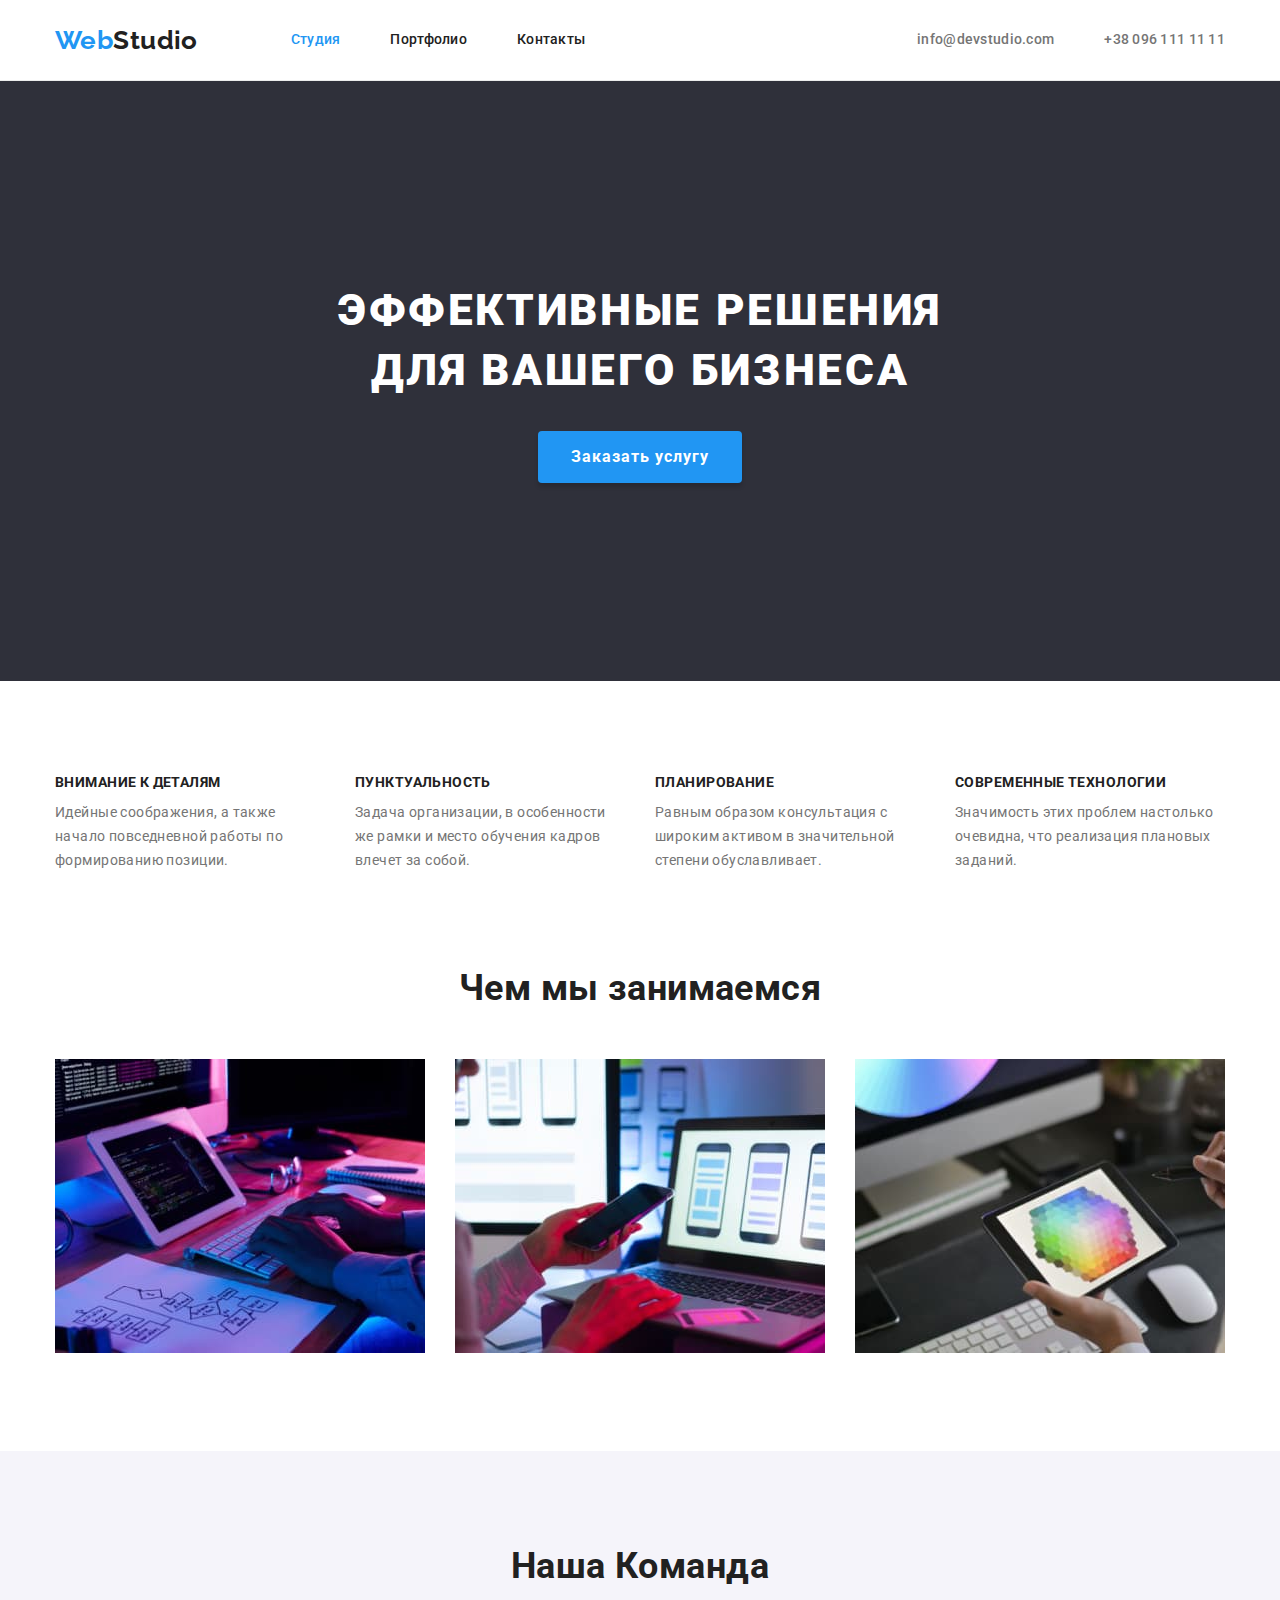
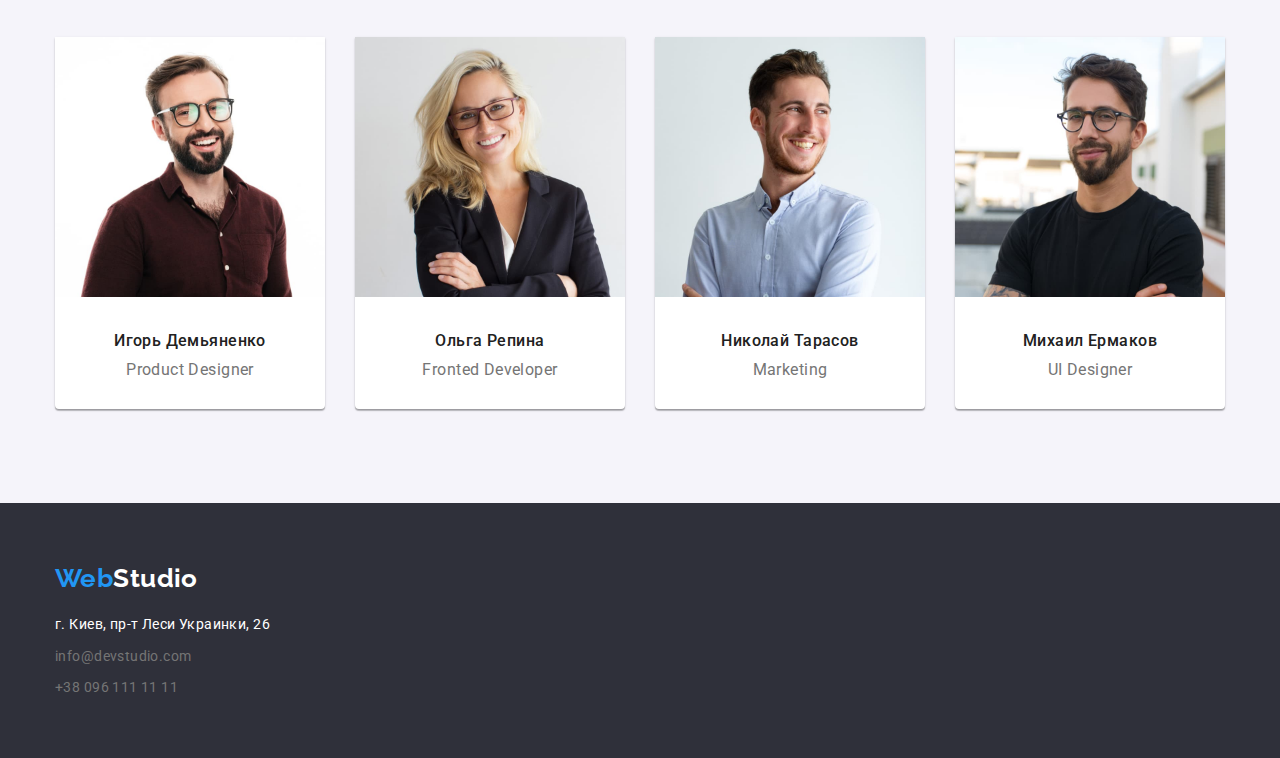
<file: index.html>
<!DOCTYPE html>
<html lang="ru">
  <head>
    <meta charset="UTF-8" />
    <meta http-equiv="X-UA-Compatible" content="IE=edge" />
    <meta name="viewport" content="width=device-width, initial-scale=1.0" />
    <title>Студия</title>
    <link rel="preconnect" href="https://fonts.gstatic.com" />
    <link
      href="https://fonts.googleapis.com/css2?family=Raleway:wght@700&family=Roboto:wght@400;500;700;900&display=swap"
      rel="stylesheet"
    />
    <link
      rel="stylesheet"
      href="https://cdnjs.cloudflare.com/ajax/libs/modern-normalize/1.0.0/modern-normalize.min.css"
    />
    <link rel="stylesheet" href="./css/styles.css" />
  </head>
  <body class="page">
    <!--Шапка сайта-->
    <header class="page-header">
      <div class="container">
        <nav class="main-nav">
          <a href="./index.html" class="logo link-line"
            ><span class="logo-blue">Web</span>Studio</a
          >

          <ul class="site-nav list">
            <li class="item">
              <a href="./index.html" class="link current">Студия</a>
            </li>
            <li class="item">
              <a href="./portfolio.html" class="link">Портфолио</a>
            </li>
            <li class="item"><a href="#" class="link">Контакты</a></li>
          </ul>
        </nav>
        <ul class="auth-nav list">
          <li class="item">
            <a href="mailto:info@devstudio.com" class="link"
              >info@devstudio.com</a
            >
          </li>
          <li class="item">
            <a href="tel:+380961111111" class="link">+38 096 111 11 11</a>
          </li>
        </ul>
      </div>
    </header>

    <main>
      <!--Герой-->
      <section class="hero-section">
        <div class="container main-container">
          <h1 class="hero-title">Эффективные решения для вашего бизнеса</h1>
          <button class="hero-button button" type="button">
            Заказать услугу
          </button>
        </div>
      </section>
      <!--Преймущества-->
      <section class="section">
        <div class="container">
          <!--Скроем с помощью CSS↓-->
          <!-- <h2 class="second-title">Преймущества</h2> -->
          <ul class="feature-list list">
            <li class="item">
              <h3 class="features-title">Внимание к деталям</h3>
              <p class="features-text">
                Идейные соображения, а также начало повседневной работы по
                формированию позиции.
              </p>
            </li>
            <li class="item">
              <h3 class="features-title">Пунктуальность</h3>
              <p class="features-text">
                Задача организации, в особенности же рамки и место обучения
                кадров влечет за собой.
              </p>
            </li>
            <li class="item">
              <h3 class="features-title">Планирование</h3>
              <p class="features-text">
                Равным образом консультация с широким активом в значительной
                степени обуславливает.
              </p>
            </li>
            <li class="item">
              <h3 class="features-title">Современные технологии</h3>
              <p class="features-text">
                Значимость этих проблем настолько очевидна, что реализация
                плановых заданий.
              </p>
            </li>
          </ul>
        </div>
      </section>
      <!--Чем мы занимаемся-->
      <section class="section no-toppadding">
        <div class="container">
          <h2 class="second-title">Чем мы занимаемся</h2>
          <ul class="list flex-occupation">
            <li class="item">
              <img
                src="./images/box_1development.jpg"
                alt="Разработка продукта"
                width="370"
                height="294"
              />
            </li>
            <li class="item">
              <img
                src="./images/box_2visualization.jpg"
                alt="Визуализация"
                width="370"
                height="294"
              />
            </li>
            <li class="item">
              <img
                src="./images/box_3designing.jpg"
                alt="Дизайн"
                width="370"
                height="294"
              />
            </li>
          </ul>
        </div>
      </section>
      <!--Команда-->
      <section class="section team">
        <div class="container">
          <h2 class="second-title">Наша Команда</h2>
          <ul class="team-list list">
            <li class="item">
              <img
                src="./images/img.jpg"
                alt="Игорь Демьяненко"
                width="270"
                height="260"
              />
              <div class="teambox">
                <h3 class="names">Игорь Демьяненко</h3>
                <p class="profession">Product Designer</p>
              </div>
            </li>
            <li class="item">
              <img
                src="./images/img_2.jpg"
                alt="Ольга Репина"
                width="270"
                height="260"
              />
              <div class="teambox">
                <h3 class="names">Ольга Репина</h3>
                <p class="profession">Fronted Developer</p>
              </div>
            </li>
            <li class="item">
              <img
                src="./images/img_3.jpg"
                alt="Николай Тарасов"
                width="270"
                height="260"
              />
              <div class="teambox">
                <h3 class="names">Николай Тарасов</h3>
                <p class="profession">Marketing</p>
              </div>
            </li>
            <li class="item">
              <img
                src="./images/img_4.jpg"
                alt="Михаил Ермаков"
                width="270"
                height="260"
              />
              <div class="teambox">
                <h3 class="names">Михаил Ермаков</h3>
                <p class="profession">UI Designer</p>
              </div>
            </li>
          </ul>
        </div>
      </section>
    </main>
    <footer class="page-footer">
      <div class="container footer-conteiner">
        <a href="./index.html" class="logo-footer link-line"
          ><span class="logo-blue">Web</span>Studio</a
        >
        <address class="footer-adress">
          <p class="text-footer">г. Киев, пр-т Леси Украинки, 26</p>
          <ul class="contacts-footer list">
            <li class="link">
              <a href="mailto:info@devstudio.com">info@devstudio.com</a>
            </li>
            <li class="link">
              <a href="tel:+380961111111">+38 096 111 11 11</a>
            </li>
          </ul>
        </address>
      </div>
    </footer>
  </body>
</html>
</file>
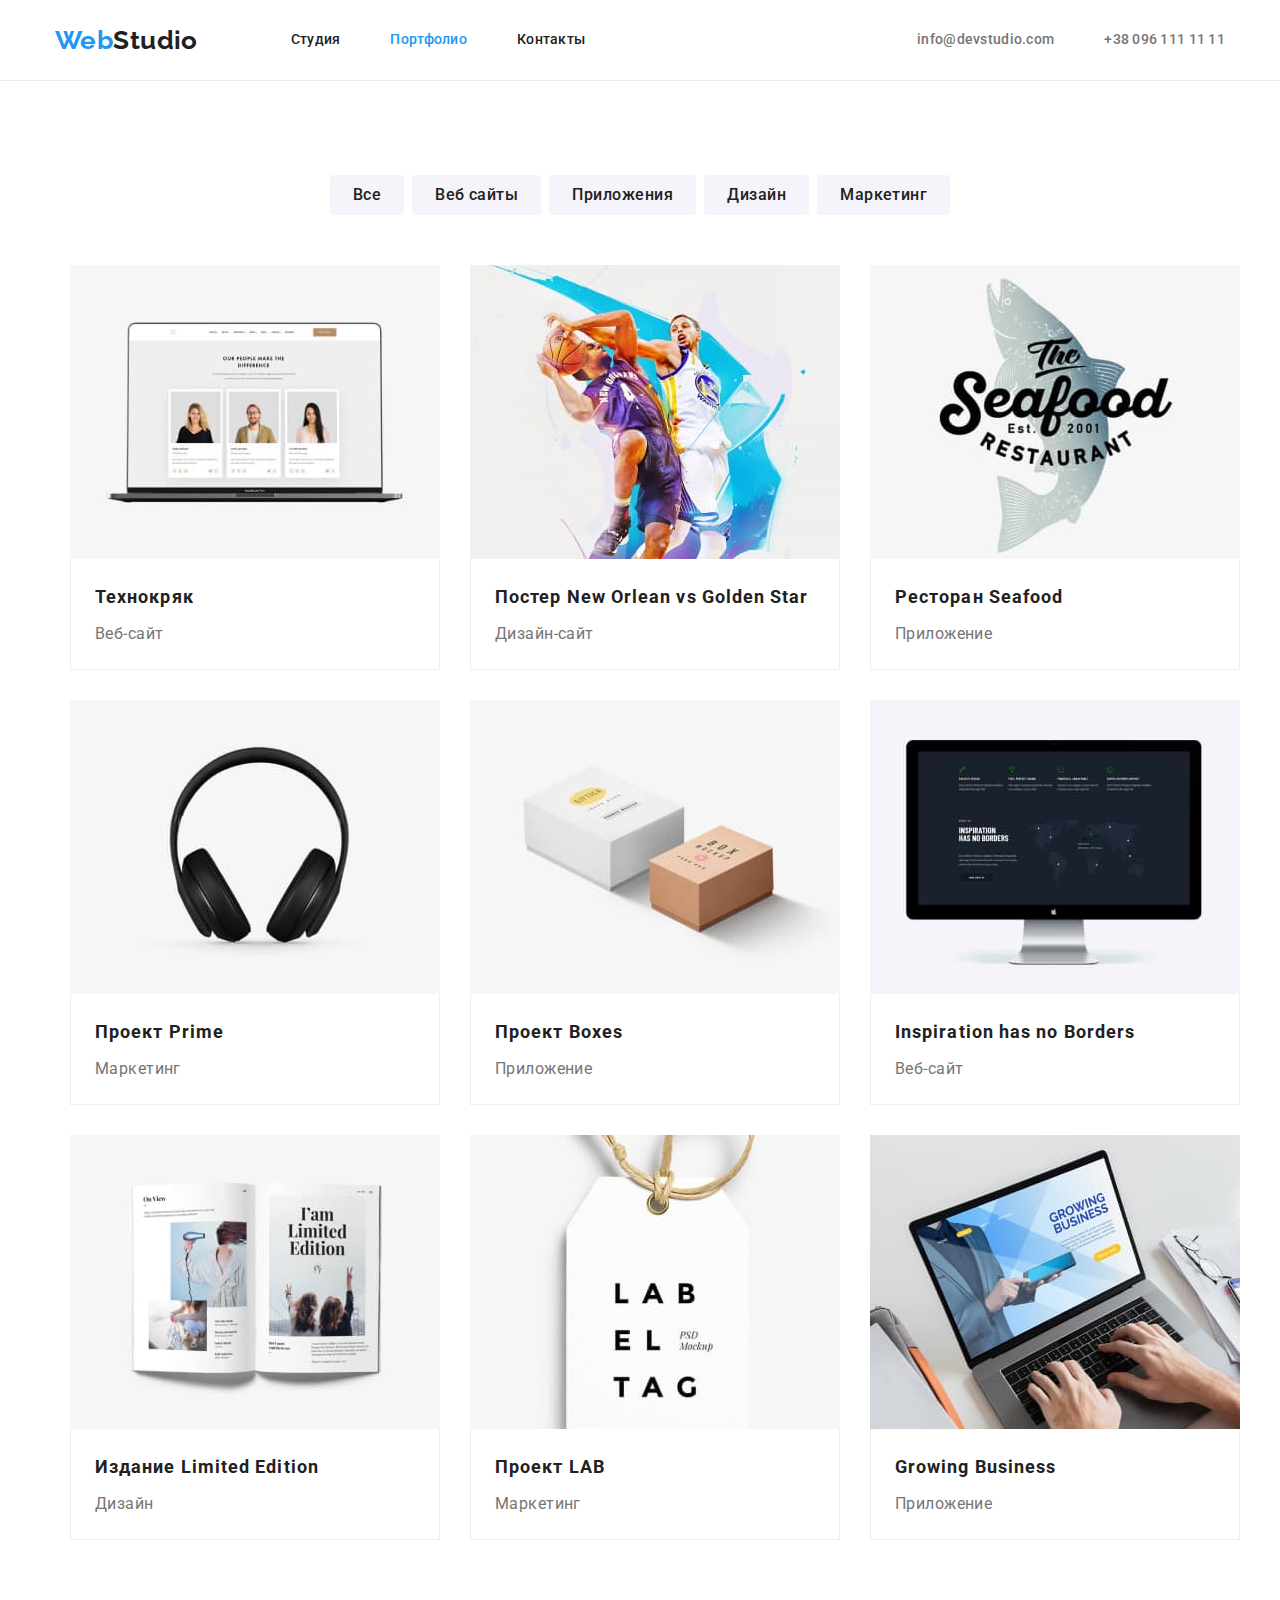
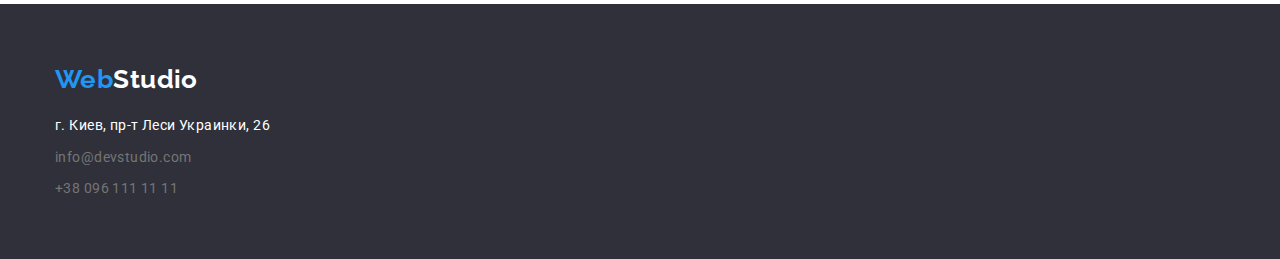
<file: portfolio.html>
<!DOCTYPE html>
<html lang="ru">
  <head>
    <meta charset="UTF-8" />
    <meta http-equiv="X-UA-Compatible" content="IE=edge" />
    <meta name="viewport" content="width=device-width, initial-scale=1.0" />
    <title>Портфолио</title>
    <link rel="preconnect" href="https://fonts.gstatic.com" />
    <link
      href="https://fonts.googleapis.com/css2?family=Raleway:wght@700&family=Roboto:wght@400;500;700;900&display=swap"
      rel="stylesheet"
    />
    <link
      rel="stylesheet"
      href="https://cdnjs.cloudflare.com/ajax/libs/modern-normalize/1.0.0/modern-normalize.min.css"
    />

    <link rel="stylesheet" href="./css/styles.css" />
  </head>
  <body class="page">
    <!--Шапка сайта-->
    <header class="page-header">
      <div class="container">
        <nav class="main-nav">
          <a href="./index.html" class="logo link-line"
            ><span class="logo-blue">Web</span>Studio</a
          >

          <ul class="site-nav list">
            <li class="item">
              <a href="./index.html" class="link">Студия</a>
            </li>
            <li class="item">
              <a href="./portfolio.html" class="link current">Портфолио</a>
            </li>
            <li class="item"><a href="#" class="link">Контакты</a></li>
          </ul>
        </nav>
        <ul class="auth-nav list">
          <li class="item">
            <a href="mailto:info@devstudio.com" class="link"
              >info@devstudio.com</a
            >
          </li>
          <li class="item">
            <a href="tel:+380961111111" class="link">+38 096 111 11 11</a>
          </li>
        </ul>
      </div>
    </header>
    <!-- Главный контент страницы -->
    <main>
      <section class="section">
        <!-- <h1>Примеры работ</h1> -->
        <!-- скроем -->

        <!-- h2 фильтры -->
        <div class="container">
          <ul class="list flex-filter">
            <li class="item">
              <button class="button" type="button">Все</button>
            </li>
            <li class="item">
              <button class="button" type="button">Веб сайты</button>
            </li>
            <li class="item">
              <button class="button" type="button">Приложения</button>
            </li>
            <li class="item">
              <button class="button" type="button">Дизайн</button>
            </li>
            <li class="item">
              <button class="button" type="button">Маркетинг</button>
            </li>
          </ul>

          <ul class="list flex-container">
            <li class="flex-element">
              <a href="#"
                ><img
                  class="pictblock"
                  src="./images/portfolio/port4.jpg"
                  alt="Технокряк"
                  width="370"
                />
                <div class="product-content">
                  <h3 class="portfolio-title">Технокряк</h3>
                  <p class="portfolio-text">Веб-сайт</p>
                </div>
              </a>
            </li>
            <li class="flex-element">
              <a href="#"
                ><img
                  class="pictblock"
                  src="./images/portfolio/port5.jpg"
                  alt="Постер баскетбол"
                  width="370"
                />

                <div class="product-content">
                  <h3 class="portfolio-title">
                    Постер New Orlean vs Golden Star
                  </h3>
                  <p class="portfolio-text">Дизайн-сайт</p>
                </div>
              </a>
            </li>
            <li class="flex-element">
              <a href="#"
                ><img
                  class="pictblock"
                  src="./images/portfolio/port6.jpg"
                  alt="Ресторан Seafood"
                  width="370"
                />
                <div class="product-content">
                  <h3 class="portfolio-title">Ресторан Seafood</h3>
                  <p class="portfolio-text">Приложение</p>
                </div>
              </a>
            </li>
            <li class="flex-element">
              <a href="#"
                ><img
                  class="pictblock"
                  src="./images/portfolio/port7.jpg"
                  alt="проект Prime"
                  width="370"
                />
                <div class="product-content">
                  <h3 class="portfolio-title">Проект Prime</h3>
                  <p class="portfolio-text">Маркетинг</p>
                </div>
              </a>
            </li>
            <li class="flex-element">
              <a href="#"
                ><img
                  class="pictblock"
                  src="./images/portfolio/port8.jpg"
                  alt="проект Boxes"
                  width="370"
                />
                <div class="product-content">
                  <h3 class="portfolio-title">Проект Boxes</h3>
                  <p class="portfolio-text">Приложение</p>
                </div>
              </a>
            </li>
            <li class="flex-element">
              <a href="#"
                ><img
                  class="pictblock"
                  src="./images/portfolio/port9.jpg"
                  alt="название Inspiration has no borders"
                  width="370"
                />
                <div class="product-content">
                  <h3 class="portfolio-title">Inspiration has no Borders</h3>
                  <p class="portfolio-text">Веб-сайт</p>
                </div>
              </a>
            </li>
            <li class="flex-element">
              <a href="#"
                ><img
                  class="pictblock"
                  src="./images/portfolio/port3.jpg"
                  alt="издание limited edition"
                  width="370"
                />
                <div class="product-content">
                  <h3 class="portfolio-title">Издание Limited Edition</h3>
                  <p class="portfolio-text">Дизайн</p>
                </div>
              </a>
            </li>
            <li class="flex-element">
              <a href="#"
                ><img
                  class="pictblock"
                  src="./images/portfolio/port2.jpg"
                  alt="проект Lab"
                  width="370"
                />
                <div class="product-content">
                  <h3 class="portfolio-title">Проект LAB</h3>
                  <p class="portfolio-text">Маркетинг</p>
                </div>
              </a>
            </li>
            <li class="flex-element">
              <a href="#"
                ><img
                  class="pictblock"
                  src="./images/portfolio/port1.jpg"
                  alt="Growing business"
                  width="370"
                />
                <div class="product-content">
                  <h3 class="portfolio-title">Growing Business</h3>
                  <p class="portfolio-text">Приложение</p>
                </div>
              </a>
            </li>
          </ul>
        </div>
      </section>
    </main>
    <footer class="page-footer">
      <div class="container footer-conteiner">
        <a href="./index.html" class="logo-footer link-line"
          ><span class="logo-blue">Web</span>Studio</a
        >
        <address class="footer-adress">
          <p class="text-footer">г. Киев, пр-т Леси Украинки, 26</p>
          <ul class="contacts-footer list">
            <li class="link">
              <a href="mailto:info@devstudio.com">info@devstudio.com</a>
            </li>
            <li class="link">
              <a href="tel:+380961111111">+38 096 111 11 11</a>
            </li>
          </ul>
        </address>
      </div>
    </footer>
  </body>
</html>
</file>
<file: css/styles.css>
:root {
  --primary-text-color: #757575;
  --title-text-color: #212121;
  --accent-color: #2196f3;
  --white-color: #ffffff;

  --background-white: #ffffff;
  --background-black: #2f303a;
  --background-button: #f5f4fa;
  --background-gray: #e5e5e5;
  --bordercard-grey: #eeeeee;
  --transparent-mail: rgba(255 255 255 0.6);

  --card-set-gep: 30px;
}

/* Cтили для Index.html */

body {
  background-color: var(--white-color);
  color: var(--primary-text-color);
  font-family: Roboto, sans-serif;
  letter-spacing: 0.03em;
  font-family: "Roboto", "Arial", "Helvetica", sans-serif;
  font-weight: 400;
  font-size: 14px;
  line-height: 1.14;
  font-style: normal;
  margin: 0px;
}

/* img {
  display: block; ----Репета на видео показывал что можно делать так в ДЗ))
  max-width: 100%;
} */
/* можно еще создать в body {font size14px} */
.link-line {
  text-decoration: none;
}
.list {
  margin: 0;
  padding: 0;
  list-style: none;
}

.list a {
  text-decoration: none;
}

.page-header {
  background-color: var(--background-white);
  border-bottom: 1px solid #ececec;
}
/* контейнер */
.container {
  padding-left: 15px;
  padding-right: 15px;

  width: 1200px;
  margin-left: auto;
  margin-right: auto;
}

/* Main */
.page-header > .container {
  display: flex;
  align-items: center;
  justify-content: space-between;
}

/* Main-nav */

.main-nav {
  display: flex;
  align-items: center;
}
/* logo */
.logo {
  color: var(--title-text-color);
  font-family: Raleway, sans-serif;

  font-weight: 700;
  font-size: 26px;
  line-height: 1.17;
}
.logo-blue {
  color: var(--accent-color);
}

/* site nav */
.site-nav {
  display: flex;
  margin-left: 93px;
}

.site-nav .item + .item {
  margin-left: 50px;
}

.site-nav .link {
  display: block;
  padding-top: 32px;
  padding-bottom: 32px;

  color: var(--title-text-color);
  font-family: Roboto, sans-serif;
  font-weight: 500;
  font-size: 14px;
  line-height: 1.14;
  letter-spacing: 0.02em;
}

.site-nav .link:hover,
.site-nav .link:focus {
  color: var(--accent-color);
}
.site-nav .link.current {
  color: var(--accent-color);
}
/* auth-nav */

.auth-nav {
  display: flex;
  margin-left: auto;
}

.auth-nav .item + .item {
  margin-left: 50px;
}

.auth-nav .link {
  display: block;

  color: var(--primary-text-color);
  font-family: Roboto, sans-serif;
  font-weight: 500;
  font-size: 14px;
  line-height: 1.14;
  letter-spacing: 0.02em;
}

.auth-nav .link:hover,
.auth-nav .link:focus {
  color: var(--accent-color);
}

/* Hero */
.hero-section {
  background-color: var(--background-black);
  text-align: center;
  max-width: 1600px;
  height: 600px;

  margin-left: auto;
  margin-right: auto;
  justify-content: center;
}

.hero-title {
  margin-top: 0;
  margin-bottom: 30px;

  color: var(--white-color);
  font-family: Roboto, sans-serif;
  font-weight: 900;
  font-size: 44px;
  line-height: 1.363636;

  letter-spacing: 0.06em;
  text-transform: uppercase;
  text-align: center;
}
.main-container {
  max-width: 690px;
  padding: 200px 0px;
}

/* features-list */
.feature-list {
  display: flex;
}

.feature-list .item {
  width: 270px;
}
.feature-list .item + .item {
  margin-left: 30px;
}

.features-title {
  margin-top: 0;
  margin-bottom: 10px;

  color: var(--title-text-color);
  font-family: Roboto, sans-serif;
  font-weight: 700;
  font-size: 14px;
  line-height: 1.14;
  text-transform: uppercase;
}

.features-text {
  margin-top: 0;
  margin-bottom: 0px;

  font-family: Roboto, sans-serif;
  font-size: 14px;
  line-height: 1.71;
}

/* Section */
.section {
  padding-top: 94px;
  padding-bottom: 94px;
}

.section.no-toppadding {
  padding-top: 0;
  padding-bottom: 94;
}
/* Occupation */
.flex-occupation {
  display: flex;
}

.flex-occupation .item {
  width: 370px;
}

.flex-occupation .item + .item {
  margin-left: 30px;
}
.second-title {
  margin-top: 0;
  margin-bottom: 50px;

  color: var(--title-text-color);
  font-family: Roboto, sans-serif;
  font-weight: 700;
  font-size: 36px;
  line-height: 1.17;
  text-align: center;
}

/* Section team */
.team-list {
  display: flex;
  align-items: center;
}

.team-list .item + .item {
  margin-left: 30px;
}

.team-list .item {
  background-color: var(--background-white);
  width: 270px;
  box-shadow: 0px 1px 3px rgba(0, 0, 0, 0.12), 0px 1px 1px rgba(0, 0, 0, 0.14),
    0px 2px 1px rgba(0, 0, 0, 0.2);
  border-radius: 0px 0px 4px 4px;
}

.team {
  background-color: var(--background-button);
}

.team-list .names {
  margin-top: 0;
  margin-bottom: 10px;

  color: var(--title-text-color);
  font-weight: 500;
  font-size: 16px;
  line-height: 1.19;
  text-align: center;
}

.team-list .profession {
  margin-top: 0;
  margin-bottom: 0;

  font-size: 16px;
  line-height: 1.19;
  text-align: center;
}
.teambox {
  padding-top: 30px;
  padding-bottom: 30px;
}

/* buttons */
.button {
  color: var(--title-text-color);
  background-color: var(--background-button);
  cursor: pointer;
  font-weight: 500;
  font-size: 16px;
  line-height: 1.6;
  text-align: center;
  letter-spacing: 0.03em;

  display: inline-block;
  border-radius: 4px;
  padding: 6px 22px;
  border: 1px solid transparent;
}
.button:focus,
.button:hover {
  color: var(--white-color);
  background-color: var(--accent-color);
}

.hero-button {
  font-family: inherit;
  font-weight: 700;
  font-size: 16px;
  line-height: 1.87;
  align-items: center;
  text-align: center;
  letter-spacing: 0.06em;

  display: inline-block;
  min-width: 200px;
  min-height: 50px;
  padding: 10px 32px;
  box-shadow: 0px 4px 4px rgba(0, 0, 0, 0.15);
  color: var(--white-color);
  background-color: var(--accent-color);
}

/* footer */
.page-footer {
  background-color: var(--background-black);

  margin-left: auto;
  margin-right: auto;
}
/* Можно сделать display: flex */
.footer-conteiner {
  display: block;
  padding-top: 60px;
  padding-bottom: 60px;
}
.logo-footer {
  display: inline-block;
  margin-bottom: 20px;

  font-family: Raleway, sans-serif;
  font-weight: 700;
  font-size: 26px;
  line-height: 1.17;
}
.footer-adress {
  display: block;
}

.logo-footer,
.text-footer {
  color: var(--white-color);
}

.contacts-footer a {
  color: var(--transparent-mail);
}

.contacts-footer,
.text-footer {
  font-family: Roboto, sans-serif;
  font-style: normal;
  font-size: 14px;

  margin-top: 0;
  margin-bottom: 0;
  letter-spacing: 0.03em;
  line-height: 1.6; /*Поставил 1,6 т/к 1,7 точно сюда не влазит/Может есть другой способ пожалуйста подскажите!!!*/
}

.text-footer {
  margin-top: 0;
  margin-bottom: 9px;
}

.contacts-footer a:focus,
.contacts-footer a:hover {
  color: var(--accent-color);
}
.contacts-footer .link:not(:last-child) {
  margin-top: 0;
  margin-bottom: 9px;
}

/* Страница портфолио */
.pictblock {
  display: block;
  max-width: 100%;
}

.portfolio-title {
  margin-top: 0;
  margin-bottom: 4px;

  color: var(--title-text-color);
  font-weight: 700;
  font-size: 18px;
  line-height: 2;
  letter-spacing: 0.06em;
}

.portfolio-text {
  margin-top: 0;
  margin-bottom: 0;

  color: var(--primary-text-color);
  font-size: 16px;
  line-height: 1.88;
}

.flex-filter {
  display: flex;
  margin-bottom: 50px;
  justify-content: center;
  text-align: center;
}

.flex-filter .item + .item {
  margin-left: 8px;
}

.flex-container {
  display: flex;
  flex-wrap: wrap;
  justify-content: center;
  margin-bottom: calc(-1 * var(--card-set-gep));
  margin-right: calc(-1 * var(--card-set-gep));
}

/* Можно сделать через width */
.flex-element {
  flex-basis: calc(100% / 3 - 1 * var(--card-set-gep));
  margin-right: var(--card-set-gep);
  margin-bottom: var(--card-set-gep);
}
.flex-element:nth-child(3n) {
  margin-right: 0;
}
.flex-element:nth-last-child(-n + 3) {
  margin-bottom: 0;
}

.product-content {
  width: 370px;
  display: block;
  padding: 20px 24px;
  border-bottom: 1px solid var(--bordercard-grey);
  border-left: 1px solid var(--bordercard-grey);
  border-right: 1px solid var(--bordercard-grey);
}
</file>
